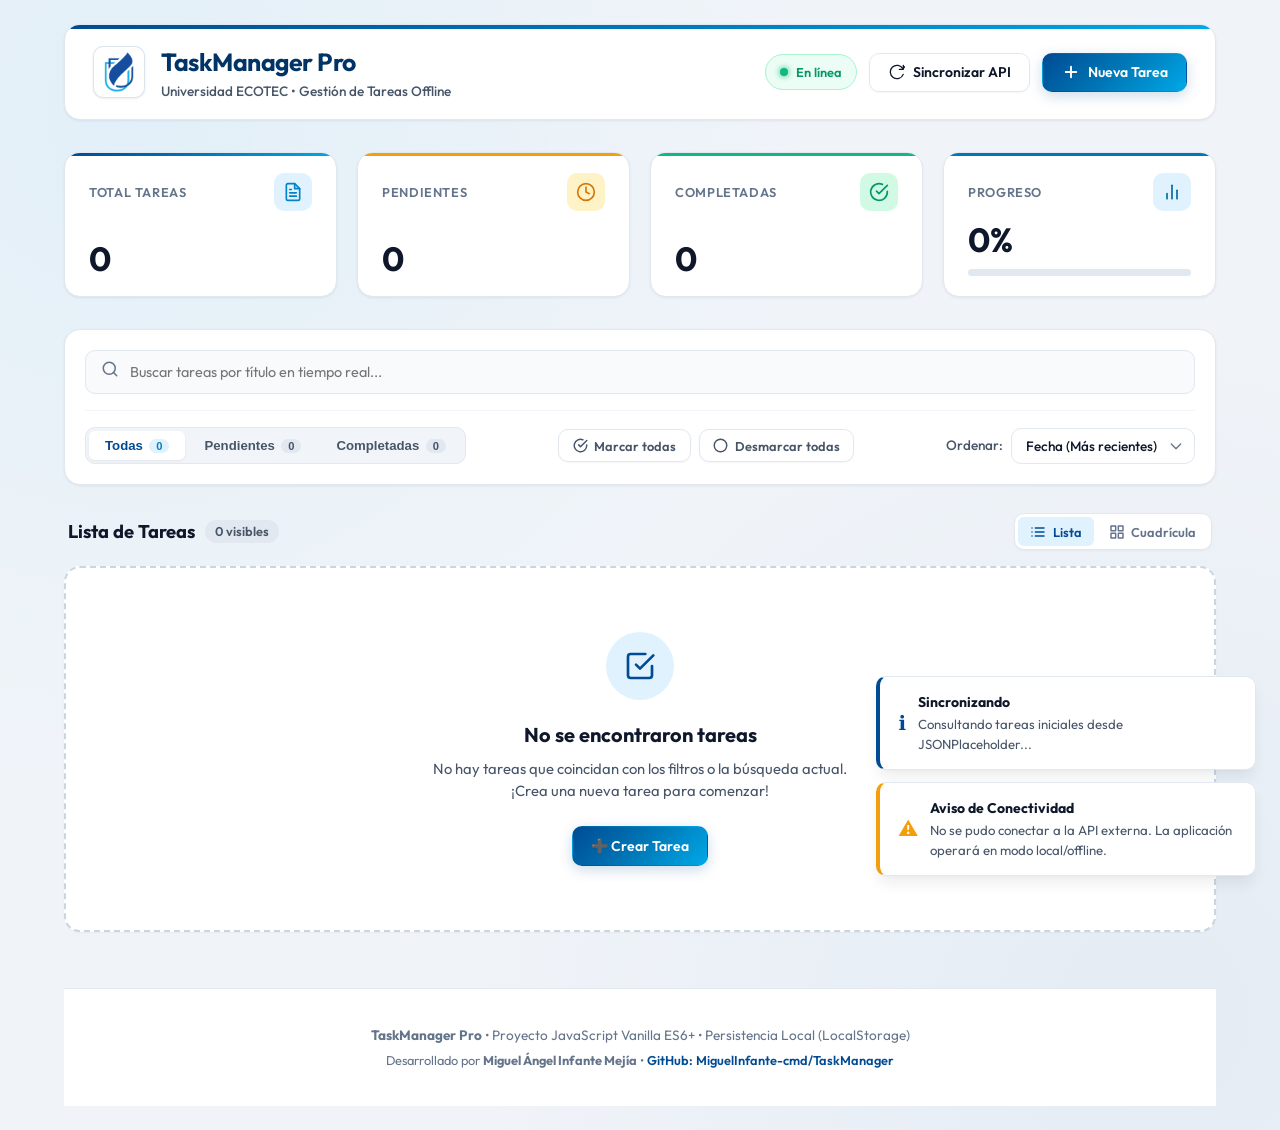
<file: index.html>
<!DOCTYPE html>
<html lang="es">
<head>
  <meta charset="UTF-8">
  <meta name="viewport" content="width=device-width, initial-scale=1.0">
  <meta name="description" content="TaskManager Pro - Aplicación interactiva de gestión de tareas en JavaScript Vanilla con persistencia offline en LocalStorage y sincronización con API REST.">
  <meta name="author" content="Miguel Ángel Infante Mejía">
  <title>TaskManager Pro | Gestor de Tareas Offline (Vanilla JS)</title>
  
  <!-- Google Fonts Preconnect -->
  <link rel="preconnect" href="https://fonts.googleapis.com">
  <link rel="preconnect" href="https://fonts.gstatic.com" crossorigin>
  <link href="https://fonts.googleapis.com/css2?family=Outfit:wght@400;500;600;700&family=Inter:wght@400;500;600&display=swap" rel="stylesheet">
  
  <!-- CSS Design System -->
  <link rel="stylesheet" href="css/styles.css?v=2.4">
</head>
<body>
  <div class="app-container">
    
    <!-- HEADER -->
    <header class="app-header" role="banner">
      <div class="header-brand">
        <div class="brand-logo-container" title="Universidad ECOTEC">
          <img src="assets/ecotec-logo.png" alt="Logo ECOTEC" class="brand-logo-img">
        </div>
        <div class="brand-text">
          <h1>TaskManager Pro</h1>
          <p>Universidad ECOTEC &bull; Gestión de Tareas Offline</p>
        </div>
      </div>

      <div class="header-actions">
        <!-- Live Connection Status Pill -->
        <div id="connectionStatus" class="status-pill" title="Estado de la conexión a internet">
          <span class="pulse-dot"></span>
          <span id="connectionStatusText">En línea</span>
        </div>

        <!-- Sync API Button -->
        <button id="syncApiBtn" class="btn btn-secondary" title="Importar tareas de prueba desde JSONPlaceholder">
          <svg width="16" height="16" viewBox="0 0 24 24" fill="none" stroke="currentColor" stroke-width="2" stroke-linecap="round" stroke-linejoin="round">
            <path d="M21.5 2v6h-6M21.34 15.57a10 10 0 1 1-.57-8.38l5.67-5.67"/>
          </svg>
          Sincronizar API
        </button>

        <!-- New Task Button -->
        <button id="openNewTaskModalBtn" class="btn btn-primary">
          <svg width="18" height="18" viewBox="0 0 24 24" fill="none" stroke="currentColor" stroke-width="2.5" stroke-linecap="round" stroke-linejoin="round">
            <line x1="12" y1="5" x2="12" y2="19"></line>
            <line x1="5" y1="12" x2="19" y2="12"></line>
          </svg>
          Nueva Tarea
        </button>
      </div>
    </header>

    <!-- MAIN CONTENT -->
    <main>
      <!-- METRICS & DASHBOARD -->
      <section class="dashboard-grid" aria-label="Métricas del sistema">
        <!-- Metric: Total -->
        <article class="metric-card total">
          <div class="metric-header">
            <span class="metric-title">Total Tareas</span>
            <div class="metric-icon" aria-hidden="true">
              <svg width="20" height="20" viewBox="0 0 24 24" fill="none" stroke="currentColor" stroke-width="2" stroke-linecap="round" stroke-linejoin="round">
                <path d="M14 2H6a2 2 0 0 0-2 2v16a2 2 0 0 0 2 2h12a2 2 0 0 0 2-2V8z"></path>
                <polyline points="14 2 14 8 20 8"></polyline>
                <line x1="16" y1="13" x2="8" y2="13"></line>
                <line x1="16" y1="17" x2="8" y2="17"></line>
                <polyline points="10 9 9 9 8 9"></polyline>
              </svg>
            </div>
          </div>
          <div class="metric-value" id="metricTotal">0</div>
        </article>

        <!-- Metric: Pending -->
        <article class="metric-card pending">
          <div class="metric-header">
            <span class="metric-title">Pendientes</span>
            <div class="metric-icon" aria-hidden="true">
              <svg width="20" height="20" viewBox="0 0 24 24" fill="none" stroke="currentColor" stroke-width="2" stroke-linecap="round" stroke-linejoin="round">
                <circle cx="12" cy="12" r="10"></circle>
                <polyline points="12 6 12 12 16 14"></polyline>
              </svg>
            </div>
          </div>
          <div class="metric-value" id="metricPending">0</div>
        </article>

        <!-- Metric: Completed -->
        <article class="metric-card completed">
          <div class="metric-header">
            <span class="metric-title">Completadas</span>
            <div class="metric-icon" aria-hidden="true">
              <svg width="20" height="20" viewBox="0 0 24 24" fill="none" stroke="currentColor" stroke-width="2" stroke-linecap="round" stroke-linejoin="round">
                <path d="M22 11.08V12a10 10 0 1 1-5.93-9.14"></path>
                <polyline points="22 4 12 14.01 9 11.01"></polyline>
              </svg>
            </div>
          </div>
          <div class="metric-value" id="metricCompleted">0</div>
        </article>

        <!-- Metric: Progress Rate -->
        <article class="metric-card rate">
          <div class="metric-header">
            <span class="metric-title">Progreso</span>
            <div class="metric-icon" aria-hidden="true">
              <svg width="20" height="20" viewBox="0 0 24 24" fill="none" stroke="currentColor" stroke-width="2" stroke-linecap="round" stroke-linejoin="round">
                <line x1="18" y1="20" x2="18" y2="10"></line>
                <line x1="12" y1="20" x2="12" y2="4"></line>
                <line x1="6" y1="20" x2="6" y2="14"></line>
              </svg>
            </div>
          </div>
          <div class="metric-value" id="metricRate">0%</div>
          <div class="progress-bar-container">
            <div class="progress-bar-fill" id="metricRateBar"></div>
          </div>
        </article>
      </section>

      <!-- CONTROLS & FILTER BAR -->
      <section class="controls-panel" aria-label="Controles de búsqueda, filtros y orden">
        <div class="controls-row-top">
          <!-- Real-Time Search -->
          <div class="search-box">
            <span class="search-icon" aria-hidden="true">
              <svg width="18" height="18" viewBox="0 0 24 24" fill="none" stroke="currentColor" stroke-width="2" stroke-linecap="round" stroke-linejoin="round">
                <circle cx="11" cy="11" r="8"></circle>
                <line x1="21" y1="21" x2="16.65" y2="16.65"></line>
              </svg>
            </span>
            <input 
              type="text" 
              id="searchInput" 
              class="search-input" 
              placeholder="Buscar tareas por título en tiempo real..."
              autocomplete="off"
            >
            <button id="searchClearBtn" class="search-clear" title="Limpiar búsqueda" aria-label="Limpiar búsqueda">✕</button>
          </div>
        </div>

        <div class="controls-row-bottom">
          <!-- Filter Buttons -->
          <div class="filter-group" role="group" aria-label="Filtro por estado de tarea">
            <button class="filter-btn active" data-filter="all">
              Todas <span class="filter-badge" id="badgeAll">0</span>
            </button>
            <button class="filter-btn" data-filter="pending">
              Pendientes <span class="filter-badge" id="badgePending">0</span>
            </button>
            <button class="filter-btn" data-filter="completed">
              Completadas <span class="filter-badge" id="badgeCompleted">0</span>
            </button>
          </div>

          <!-- Bulk Actions: Marcar / Desmarcar todas -->
          <div class="bulk-actions-group" role="group" aria-label="Acciones masivas de tareas">
            <button type="button" id="markAllBtn" class="btn-bulk" title="Marcar todas las tareas como completadas">
              <svg width="15" height="15" viewBox="0 0 24 24" fill="none" stroke="currentColor" stroke-width="2.3" stroke-linecap="round" stroke-linejoin="round">
                <path d="M22 11.08V12a10 10 0 1 1-5.93-9.14"></path>
                <polyline points="22 4 12 14.01 9 11.01"></polyline>
              </svg>
              <span>Marcar todas</span>
            </button>
            <button type="button" id="unmarkAllBtn" class="btn-bulk" title="Desmarcar todas las tareas (pasar a pendientes)">
              <svg width="15" height="15" viewBox="0 0 24 24" fill="none" stroke="currentColor" stroke-width="2.3" stroke-linecap="round" stroke-linejoin="round">
                <circle cx="12" cy="12" r="10"></circle>
              </svg>
              <span>Desmarcar todas</span>
            </button>
          </div>

          <!-- Sort Dropdown -->
          <div class="sort-group">
            <label for="sortSelect" class="sort-label">Ordenar:</label>
            <select id="sortSelect" class="custom-select">
              <option value="date-desc">Fecha (Más recientes)</option>
              <option value="date-asc">Fecha (Más antiguas)</option>
              <option value="priority-desc">Prioridad (Alta a Baja)</option>
              <option value="priority-asc">Prioridad (Baja a Alta)</option>
              <option value="title-asc">Título (A - Z)</option>
            </select>
          </div>
        </div>
      </section>

      <!-- TASK LIST SECTION -->
      <section class="tasks-section" aria-label="Lista de tareas">
        <div class="tasks-section-header">
          <h2 class="tasks-section-title">
            Lista de Tareas
            <span class="tasks-count-pill" id="visibleTasksCount">0 visibles</span>
          </h2>

          <!-- View Switcher (Lista / Cuadrícula) -->
          <div class="view-switcher" role="group" aria-label="Cambiar vista de tareas">
            <button id="viewListBtn" class="view-btn active" title="Vista en Lista" aria-label="Vista en Lista">
              <svg width="16" height="16" viewBox="0 0 24 24" fill="none" stroke="currentColor" stroke-width="2.2" stroke-linecap="round" stroke-linejoin="round">
                <line x1="8" y1="6" x2="21" y2="6"></line>
                <line x1="8" y1="12" x2="21" y2="12"></line>
                <line x1="8" y1="18" x2="21" y2="18"></line>
                <line x1="3" y1="6" x2="3.01" y2="6"></line>
                <line x1="3" y1="12" x2="3.01" y2="12"></line>
                <line x1="3" y1="18" x2="3.01" y2="18"></line>
              </svg>
              <span>Lista</span>
            </button>
            <button id="viewGridBtn" class="view-btn" title="Vista en Cuadrícula" aria-label="Vista en Cuadrícula">
              <svg width="16" height="16" viewBox="0 0 24 24" fill="none" stroke="currentColor" stroke-width="2.2" stroke-linecap="round" stroke-linejoin="round">
                <rect x="3" y="3" width="7" height="7"></rect>
                <rect x="14" y="3" width="7" height="7"></rect>
                <rect x="14" y="14" width="7" height="7"></rect>
                <rect x="3" y="14" width="7" height="7"></rect>
              </svg>
              <span>Cuadrícula</span>
            </button>
          </div>
        </div>

        <!-- Container for task items -->
        <div id="tasksList" class="tasks-list view-list">
          <!-- Generated dynamically via JS -->
        </div>

        <!-- Empty State (shown when no tasks match) -->
        <div id="emptyState" class="empty-state" style="display: none;">
          <div class="empty-state-icon" aria-hidden="true">
            <svg width="32" height="32" viewBox="0 0 24 24" fill="none" stroke="currentColor" stroke-width="2" stroke-linecap="round" stroke-linejoin="round">
              <path d="M9 11l3 3L22 4"></path>
              <path d="M21 12v7a2 2 0 0 1-2 2H5a2 2 0 0 1-2-2V5a2 2 0 0 1 2-2h11"></path>
            </svg>
          </div>
          <h3>No se encontraron tareas</h3>
          <p id="emptyStateMessage">No hay tareas que coincidan con los filtros o la búsqueda actual. ¡Crea una nueva tarea para comenzar!</p>
          <button id="emptyStateCreateBtn" class="btn btn-primary">➕ Crear Tarea</button>
        </div>
      </section>
    </main>

    <!-- FOOTER -->
    <footer class="app-footer" role="contentinfo">
      <p>
        <strong>TaskManager Pro</strong> &bull; Proyecto JavaScript Vanilla ES6+ &bull; Persistencia Local (LocalStorage)
      </p>
      <p style="margin-top: 0.35rem; font-size: 0.8rem;">
        Desarrollado por <strong>Miguel Ángel Infante Mejía</strong> &bull; 
        <a href="https://github.com/MiguelInfante-cmd/TaskManager" target="_blank" rel="noopener">GitHub: MiguelInfante-cmd/TaskManager</a>
      </p>
    </footer>
  </div>

  <!-- ==========================================================================
       MODAL: CREAR / EDITAR TAREA
       ========================================================================== -->
  <div id="taskModal" class="modal-overlay" aria-hidden="true" role="dialog" aria-labelledby="modalTitle">
    <div class="modal-container">
      <div class="modal-header">
        <h3 id="modalTitle" class="modal-title">Nueva Tarea</h3>
        <button id="closeModalBtn" class="modal-close" aria-label="Cerrar modal">✕</button>
      </div>
      
      <form id="taskForm" novalidate>
        <div class="modal-body">
          <input type="hidden" id="taskId">

          <!-- Title Input -->
          <div class="form-group">
            <label for="taskTitleInput" class="form-label">
              Título de la Tarea <span class="required-dot">*</span>
            </label>
            <input 
              type="text" 
              id="taskTitleInput" 
              class="form-input" 
              placeholder="Ej. Revisar documentación del proyecto..."
              required
              maxlength="120"
            >
            <div id="titleValidationFeedback" class="validation-feedback">
              Por favor ingrese un título válido (mínimo 3 caracteres). No se permiten campos vacíos.
            </div>
          </div>

          <!-- Description Input -->
          <div class="form-group">
            <label for="taskDescInput" class="form-label">Descripción (Opcional)</label>
            <textarea 
              id="taskDescInput" 
              class="form-textarea" 
              rows="3" 
              placeholder="Detalles adicionales sobre la tarea..."
              maxlength="300"
            ></textarea>
          </div>

          <!-- Priority Select -->
          <div class="form-group">
            <label for="taskPrioritySelect" class="form-label">Nivel de Prioridad</label>
            <select id="taskPrioritySelect" class="form-select">
              <option value="Alta">🔴 Alta</option>
              <option value="Media" selected>🟡 Media</option>
              <option value="Baja">🟢 Baja</option>
            </select>
          </div>
        </div>

        <div class="modal-footer">
          <button type="button" id="cancelModalBtn" class="btn btn-secondary">Cancelar</button>
          <button type="submit" id="saveTaskBtn" class="btn btn-primary">Guardar Tarea</button>
        </div>
      </form>
    </div>
  </div>

  <!-- ==========================================================================
       MODAL: CONFIRMAR ELIMINACIÓN
       ========================================================================== -->
  <div id="deleteModal" class="modal-overlay" aria-hidden="true" role="dialog">
    <div class="modal-container" style="max-width: 420px;">
      <div class="modal-header">
        <h3 class="modal-title" style="color: #ef4444;">Eliminar Tarea</h3>
        <button id="closeDeleteModalBtn" class="modal-close">✕</button>
      </div>
      <div class="modal-body">
        <p style="color: var(--text-secondary); font-size: 0.95rem;">
          ¿Estás seguro de que deseas eliminar permanentemente esta tarea? Esta acción no se puede deshacer.
        </p>
        <p id="deleteTaskTitlePreview" style="margin-top: 0.75rem; font-weight: 600; color: var(--text-primary); word-break: break-word;"></p>
      </div>
      <div class="modal-footer">
        <button id="cancelDeleteBtn" class="btn btn-secondary">Cancelar</button>
        <button id="confirmDeleteBtn" class="btn btn-danger">Eliminar</button>
      </div>
    </div>
  </div>

  <!-- ==========================================================================
       TOAST CONTAINER
       ========================================================================== -->
  <div id="toastContainer" class="toast-container" aria-live="polite"></div>

  <!-- APPLICATION ENTRY POINT (ES6 MODULES) -->
  <script type="module" src="js/app.js?v=2.4"></script>
</body>
</html>
</file>
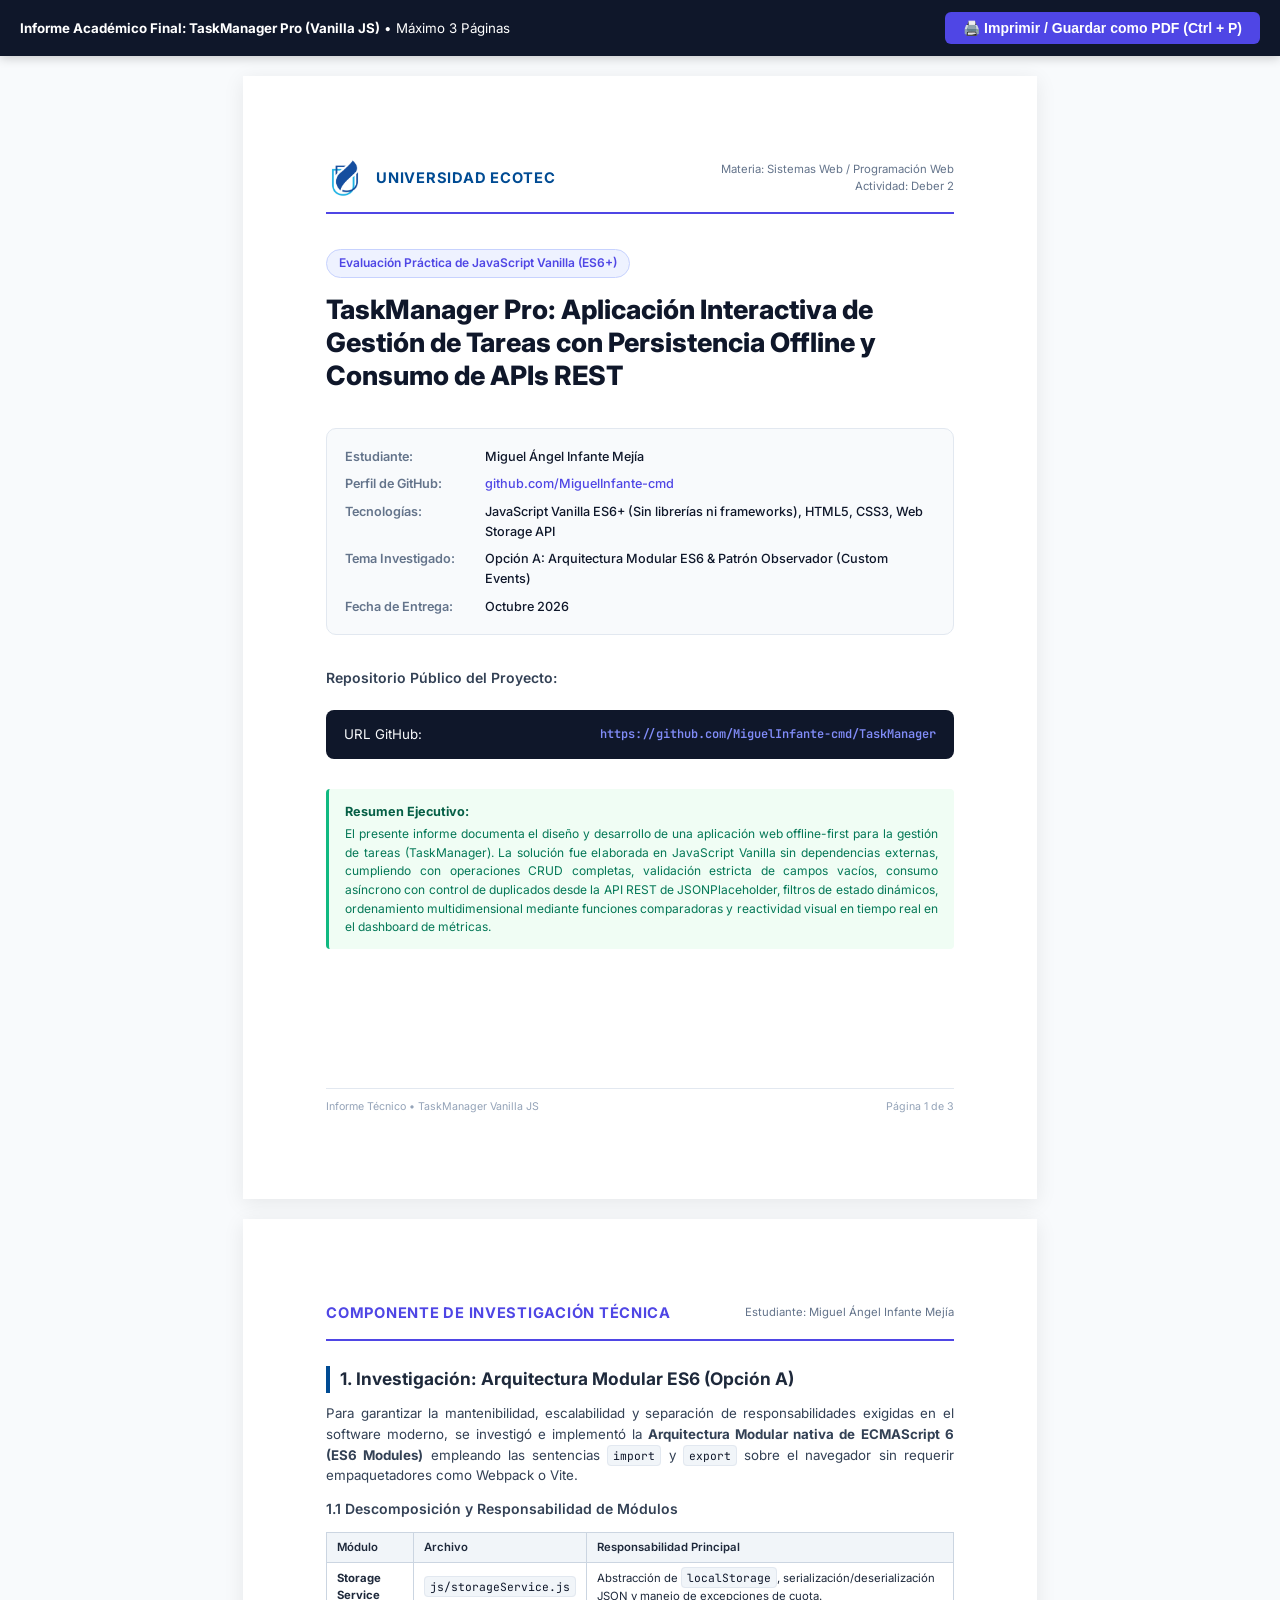
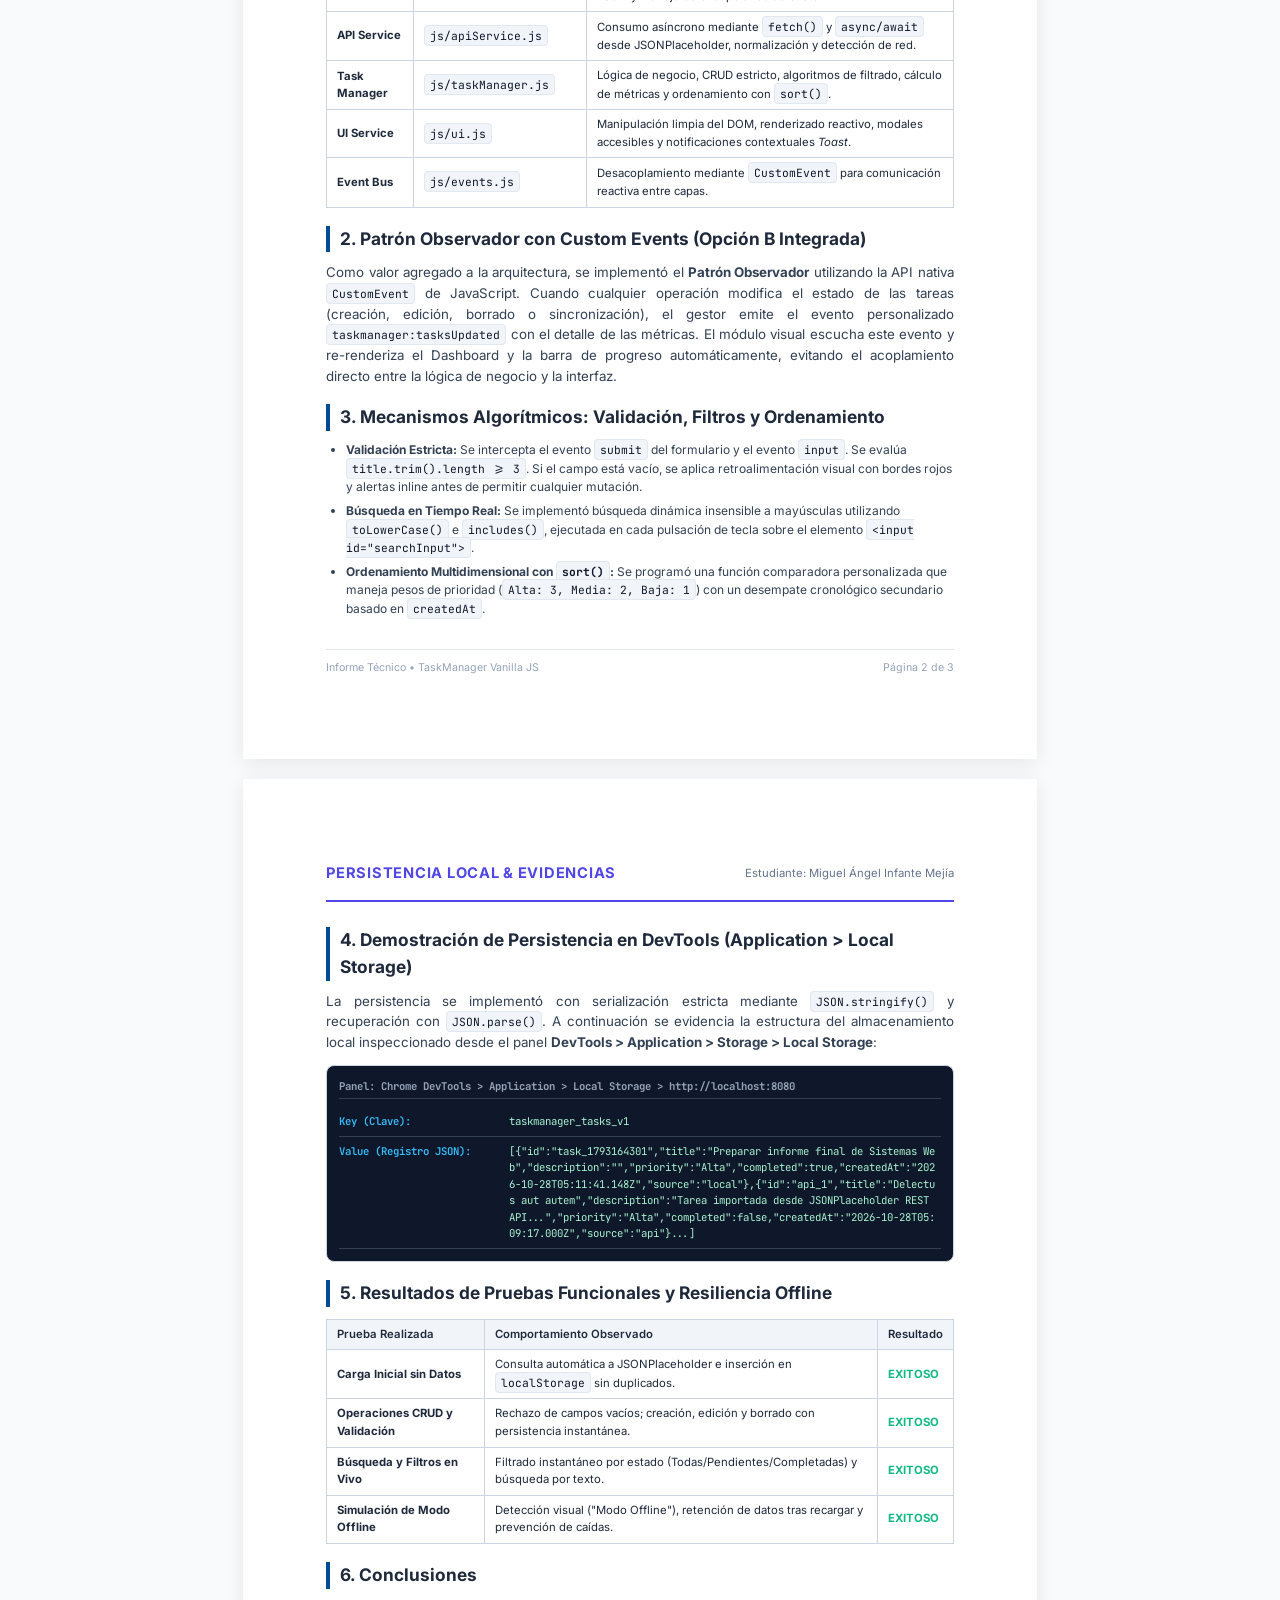
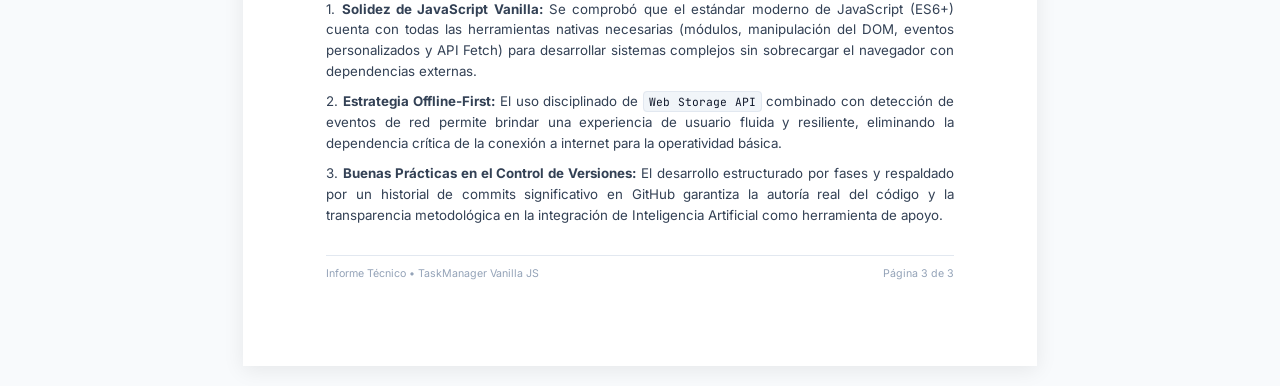
<file: INFORME_FINAL.html>
<!DOCTYPE html>
<html lang="es">

<head>
  <meta charset="UTF-8">
  <title>Informe Final - TaskManager Vanilla JS (Miguel Ángel Infante Mejía)</title>
  <style>
    @import url('https://fonts.googleapis.com/css2?family=Inter:wght@300;400;500;600;700;800&family=JetBrains+Mono:wght@400;500&display=swap');

    @page {
      size: A4;
      margin: 15mm 20mm;
    }

    * {
      box-sizing: border-box;
      margin: 0;
      padding: 0;
    }

    body {
      font-family: 'Inter', sans-serif;
      color: #1e293b;
      background: #f8fafc;
      line-height: 1.55;
      font-size: 10pt;
    }

    .page {
      background: #ffffff;
      width: 210mm;
      min-height: 297mm;
      margin: 20px auto;
      padding: 22mm 22mm;
      box-shadow: 0 4px 20px rgba(0, 0, 0, 0.08);
      position: relative;
      page-break-after: always;
      break-after: page;
      display: flex;
      flex-direction: column;
      justify-content: space-between;
    }

    @media print {
      body {
        background: transparent;
      }

      .page {
        margin: 0;
        box-shadow: none;
        width: 100%;
        min-height: 100%;
        padding: 0;
      }

      .no-print {
        display: none !important;
      }
    }

    /* Print toolbar */
    .print-bar {
      position: sticky;
      top: 0;
      background: #0f172a;
      color: #fff;
      padding: 12px 20px;
      display: flex;
      align-items: center;
      justify-content: space-between;
      z-index: 999;
      box-shadow: 0 2px 10px rgba(0, 0, 0, 0.2);
    }

    .btn-print {
      background: #4f46e5;
      color: #fff;
      border: none;
      padding: 8px 18px;
      font-size: 14px;
      font-weight: 600;
      border-radius: 6px;
      cursor: pointer;
      display: inline-flex;
      align-items: center;
      gap: 8px;
    }

    .btn-print:hover {
      background: #4338ca;
    }

    /* Typography & Layout */
    .header-bar {
      border-bottom: 2px solid #4f46e5;
      padding-bottom: 15px;
      margin-bottom: 25px;
      display: flex;
      align-items: center;
      justify-content: space-between;
    }

    .institution-name {
      font-size: 11pt;
      font-weight: 700;
      color: #4f46e5;
      letter-spacing: 0.05em;
      text-transform: uppercase;
    }

    .doc-meta {
      font-size: 8.5pt;
      color: #64748b;
      text-align: right;
    }

    .page-footer {
      border-top: 1px solid #e2e8f0;
      padding-top: 10px;
      margin-top: 20px;
      display: flex;
      justify-content: space-between;
      font-size: 8pt;
      color: #94a3b8;
    }

    h1.main-title {
      font-size: 20pt;
      font-weight: 800;
      color: #0f172a;
      line-height: 1.25;
      margin-bottom: 15px;
    }

    h2.section-title {
      font-size: 13pt;
      font-weight: 700;
      color: #1e293b;
      border-left: 4px solid #004b93;
      padding-left: 10px;
      margin: 18px 0 10px 0;
    }

    h3.sub-title {
      font-size: 10.5pt;
      font-weight: 600;
      color: #334155;
      margin: 12px 0 6px 0;
    }

    p {
      margin-bottom: 10px;
      color: #334155;
      text-align: justify;
    }

    /* Cover Styling */
    .cover-container {
      display: flex;
      flex-direction: column;
      justify-content: center;
      flex: 1;
      padding: 10px 0;
    }

    .cover-badge {
      display: inline-block;
      background: #eef2ff;
      color: #4f46e5;
      font-size: 9pt;
      font-weight: 600;
      padding: 4px 12px;
      border-radius: 9999px;
      margin-bottom: 15px;
      width: fit-content;
      border: 1px solid #c7d2fe;
    }

    .cover-card {
      background: #f8fafc;
      border: 1px solid #e2e8f0;
      border-radius: 10px;
      padding: 18px;
      margin: 20px 0;
    }

    .meta-grid {
      display: grid;
      grid-template-columns: 140px 1fr;
      row-gap: 8px;
      font-size: 9.5pt;
    }

    .meta-label {
      font-weight: 600;
      color: #64748b;
    }

    .meta-value {
      font-weight: 500;
      color: #0f172a;
    }

    .repo-box {
      background: #0f172a;
      color: #f8fafc;
      padding: 14px 18px;
      border-radius: 8px;
      margin: 15px 0;
      display: flex;
      align-items: center;
      justify-content: space-between;
      word-break: break-all;
    }

    .repo-box a {
      color: #818cf8;
      text-decoration: none;
      font-weight: 600;
      font-family: 'JetBrains Mono', monospace;
      font-size: 9pt;
    }

    .executive-summary {
      background: #fff;
      border-left: 3px solid #10b981;
      padding: 12px 16px;
      border-radius: 4px;
      background: #f0fdf4;
      margin-top: 15px;
    }

    /* Content styling */
    .badge-code {
      font-family: 'JetBrains Mono', monospace;
      background: #f1f5f9;
      color: #0f172a;
      padding: 2px 5px;
      border-radius: 4px;
      font-size: 8.5pt;
      border: 1px solid #e2e8f0;
    }

    table.data-table {
      width: 100%;
      border-collapse: collapse;
      margin: 12px 0;
      font-size: 8.5pt;
    }

    table.data-table th,
    table.data-table td {
      border: 1px solid #cbd5e1;
      padding: 6px 10px;
      text-align: left;
    }

    table.data-table th {
      background: #f1f5f9;
      font-weight: 600;
      color: #1e293b;
    }

    .screenshot-box {
      border: 1px solid #cbd5e1;
      border-radius: 8px;
      overflow: hidden;
      margin: 12px 0;
      background: #0f172a;
      color: #f8fafc;
      padding: 12px;
      font-family: 'JetBrains Mono', monospace;
      font-size: 8pt;
    }

    .storage-key-row {
      display: flex;
      gap: 10px;
      border-bottom: 1px solid #334155;
      padding: 6px 0;
    }

    .storage-key-name {
      color: #38bdf8;
      font-weight: 600;
      min-width: 160px;
    }

    .storage-key-val {
      color: #a7f3d0;
      word-break: break-all;
    }
  </style>
</head>

<body>

  <!-- Print action banner (hidden on paper) -->
  <div class="print-bar no-print">
    <div>
      <strong>Informe Académico Final: TaskManager Pro (Vanilla JS)</strong> &bull; Máximo 3 Páginas
    </div>
    <button class="btn-print" onclick="window.print()">
      🖨️ Imprimir / Guardar como PDF (Ctrl + P)
    </button>
  </div>

  <!-- ==========================================================================
       PÁGINA 1: PORTADA Y FICHA TÉCNICA
       ========================================================================== -->
  <div class="page">
    <div>
      <div class="header-bar">
        <div style="display: flex; align-items: center; gap: 12px;">
          <img src="assets/ecotec-logo.png" alt="Logo ECOTEC" style="height: 38px; width: auto; object-fit: contain;">
          <span class="institution-name" style="color: #004b93;">Universidad ECOTEC</span>
        </div>
        <span class="doc-meta">Materia: Sistemas Web / Programación Web<br>Actividad: Deber 2</span>
      </div>

      <div class="cover-container">
        <span class="cover-badge">Evaluación Práctica de JavaScript Vanilla (ES6+)</span>

        <h1 class="main-title">
          TaskManager Pro: Aplicación Interactiva de Gestión de Tareas con Persistencia Offline y Consumo de APIs REST
        </h1>

        <div class="cover-card">
          <div class="meta-grid">
            <span class="meta-label">Estudiante:</span>
            <span class="meta-value">Miguel Ángel Infante Mejía</span>

            <span class="meta-label">Perfil de GitHub:</span>
            <span class="meta-value"><a href="https://github.com/MiguelInfante-cmd" target="_blank"
                style="color: #4f46e5; text-decoration: none;">github.com/MiguelInfante-cmd</a></span>

            <span class="meta-label">Tecnologías:</span>
            <span class="meta-value">JavaScript Vanilla ES6+ (Sin librerías ni frameworks), HTML5, CSS3, Web Storage
              API</span>

            <span class="meta-label">Tema Investigado:</span>
            <span class="meta-value">Opción A: Arquitectura Modular ES6 & Patrón Observador (Custom Events)</span>

            <span class="meta-label">Fecha de Entrega:</span>
            <span class="meta-value">Octubre 2026</span>
          </div>
        </div>

        <h3 class="sub-title">Repositorio Público del Proyecto:</h3>
        <div class="repo-box">
          <span>URL GitHub:</span>
          <a href="https://github.com/MiguelInfante-cmd/TaskManager" target="_blank">
            https://github.com/MiguelInfante-cmd/TaskManager
          </a>
        </div>

        <div class="executive-summary">
          <strong style="color: #065f46; font-size: 9.5pt;">Resumen Ejecutivo:</strong>
          <p style="font-size: 9pt; margin: 4px 0 0 0; color: #047857;">
            El presente informe documenta el diseño y desarrollo de una aplicación web offline-first para la gestión de
            tareas (TaskManager). La solución fue elaborada en JavaScript Vanilla sin dependencias externas, cumpliendo
            con operaciones CRUD completas, validación estricta de campos vacíos, consumo asíncrono con control de
            duplicados desde la API REST de JSONPlaceholder, filtros de estado dinámicos, ordenamiento multidimensional
            mediante funciones comparadoras y reactividad visual en tiempo real en el dashboard de métricas.
          </p>
        </div>
      </div>
    </div>

    <div class="page-footer">
      <span>Informe Técnico &bull; TaskManager Vanilla JS</span>
      <span>Página 1 de 3</span>
    </div>
  </div>

  <!-- ==========================================================================
       PÁGINA 2: COMPONENTE DE INVESTIGACIÓN TÉCNICA Y ARQUITECTURA
       ========================================================================== -->
  <div class="page">
    <div>
      <div class="header-bar">
        <span class="institution-name">Componente de Investigación Técnica</span>
        <span class="doc-meta">Estudiante: Miguel Ángel Infante Mejía</span>
      </div>

      <h2 class="section-title">1. Investigación: Arquitectura Modular ES6 (Opción A)</h2>
      <p>
        Para garantizar la mantenibilidad, escalabilidad y separación de responsabilidades exigidas en el software
        moderno, se investigó e implementó la <strong>Arquitectura Modular nativa de ECMAScript 6 (ES6 Modules)</strong>
        empleando las sentencias <span class="badge-code">import</span> y <span class="badge-code">export</span> sobre
        el navegador sin requerir empaquetadores como Webpack o Vite.
      </p>

      <h3 class="sub-title">1.1 Descomposición y Responsabilidad de Módulos</h3>
      <table class="data-table">
        <thead>
          <tr>
            <th>Módulo</th>
            <th>Archivo</th>
            <th>Responsabilidad Principal</th>
          </tr>
        </thead>
        <tbody>
          <tr>
            <td><strong>Storage Service</strong></td>
            <td><span class="badge-code">js/storageService.js</span></td>
            <td>Abstracción de <span class="badge-code">localStorage</span>, serialización/deserialización JSON y manejo
              de excepciones de cuota.</td>
          </tr>
          <tr>
            <td><strong>API Service</strong></td>
            <td><span class="badge-code">js/apiService.js</span></td>
            <td>Consumo asíncrono mediante <span class="badge-code">fetch()</span> y <span
                class="badge-code">async/await</span> desde JSONPlaceholder, normalización y detección de red.</td>
          </tr>
          <tr>
            <td><strong>Task Manager</strong></td>
            <td><span class="badge-code">js/taskManager.js</span></td>
            <td>Lógica de negocio, CRUD estricto, algoritmos de filtrado, cálculo de métricas y ordenamiento con <span
                class="badge-code">sort()</span>.</td>
          </tr>
          <tr>
            <td><strong>UI Service</strong></td>
            <td><span class="badge-code">js/ui.js</span></td>
            <td>Manipulación limpia del DOM, renderizado reactivo, modales accesibles y notificaciones contextuales
              <em>Toast</em>.</td>
          </tr>
          <tr>
            <td><strong>Event Bus</strong></td>
            <td><span class="badge-code">js/events.js</span></td>
            <td>Desacoplamiento mediante <span class="badge-code">CustomEvent</span> para comunicación reactiva entre
              capas.</td>
          </tr>
        </tbody>
      </table>

      <h2 class="section-title">2. Patrón Observador con Custom Events (Opción B Integrada)</h2>
      <p>
        Como valor agregado a la arquitectura, se implementó el <strong>Patrón Observador</strong> utilizando la API
        nativa <span class="badge-code">CustomEvent</span> de JavaScript. Cuando cualquier operación modifica el estado
        de las tareas (creación, edición, borrado o sincronización), el gestor emite el evento personalizado <span
          class="badge-code">taskmanager:tasksUpdated</span> con el detalle de las métricas. El módulo visual escucha
        este evento y re-renderiza el Dashboard y la barra de progreso automáticamente, evitando el acoplamiento directo
        entre la lógica de negocio y la interfaz.
      </p>

      <h2 class="section-title">3. Mecanismos Algorítmicos: Validación, Filtros y Ordenamiento</h2>
      <ul style="padding-left: 20px; font-size: 9pt; color: #334155; margin-bottom: 10px;">
        <li style="margin-bottom: 5px;">
          <strong>Validación Estricta:</strong> Se intercepta el evento <span class="badge-code">submit</span> del
          formulario y el evento <span class="badge-code">input</span>. Se evalúa <span
            class="badge-code">title.trim().length >= 3</span>. Si el campo está vacío, se aplica retroalimentación
          visual con bordes rojos y alertas inline antes de permitir cualquier mutación.
        </li>
        <li style="margin-bottom: 5px;">
          <strong>Búsqueda en Tiempo Real:</strong> Se implementó búsqueda dinámica insensible a mayúsculas utilizando
          <span class="badge-code">toLowerCase()</span> e <span class="badge-code">includes()</span>, ejecutada en cada
          pulsación de tecla sobre el elemento <span class="badge-code">&lt;input id="searchInput"&gt;</span>.
        </li>
        <li>
          <strong>Ordenamiento Multidimensional con <span class="badge-code">sort()</span>:</strong> Se programó una
          función comparadora personalizada que maneja pesos de prioridad (<span class="badge-code">Alta: 3, Media: 2,
            Baja: 1</span>) con un desempate cronológico secundario basado en <span class="badge-code">createdAt</span>.
        </li>
      </ul>
    </div>

    <div class="page-footer">
      <span>Informe Técnico &bull; TaskManager Vanilla JS</span>
      <span>Página 2 de 3</span>
    </div>
  </div>

  <!-- ==========================================================================
       PÁGINA 3: PERSISTENCIA, PRUEBAS Y CONCLUSIONES
       ========================================================================== -->
  <div class="page">
    <div>
      <div class="header-bar">
        <span class="institution-name">Persistencia Local & Evidencias</span>
        <span class="doc-meta">Estudiante: Miguel Ángel Infante Mejía</span>
      </div>

      <h2 class="section-title">4. Demostración de Persistencia en DevTools (Application > Local Storage)</h2>
      <p>
        La persistencia se implementó con serialización estricta mediante <span
          class="badge-code">JSON.stringify()</span> y recuperación con <span class="badge-code">JSON.parse()</span>. A
        continuación se evidencia la estructura del almacenamiento local inspeccionado desde el panel <strong>DevTools >
          Application > Storage > Local Storage</strong>:
      </p>

      <div class="screenshot-box">
        <div style="color: #94a3b8; margin-bottom: 8px; border-bottom: 1px solid #334155; padding-bottom: 4px;">
          <strong>Panel: Chrome DevTools &gt; Application &gt; Local Storage &gt; http://localhost:8080</strong>
        </div>
        <div class="storage-key-row">
          <span class="storage-key-name">Key (Clave):</span>
          <span class="storage-key-val">taskmanager_tasks_v1</span>
        </div>
        <div class="storage-key-row">
          <span class="storage-key-name">Value (Registro JSON):</span>
          <span class="storage-key-val">[{"id":"task_1793164301","title":"Preparar informe final de Sistemas
            Web","description":"","priority":"Alta","completed":true,"createdAt":"2026-10-28T05:11:41.148Z","source":"local"},{"id":"api_1","title":"Delectus
            aut autem","description":"Tarea importada desde JSONPlaceholder REST
            API...","priority":"Alta","completed":false,"createdAt":"2026-10-28T05:09:17.000Z","source":"api"}...]</span>
        </div>
      </div>

      <h2 class="section-title">5. Resultados de Pruebas Funcionales y Resiliencia Offline</h2>
      <table class="data-table">
        <thead>
          <tr>
            <th>Prueba Realizada</th>
            <th>Comportamiento Observado</th>
            <th>Resultado</th>
          </tr>
        </thead>
        <tbody>
          <tr>
            <td><strong>Carga Inicial sin Datos</strong></td>
            <td>Consulta automática a JSONPlaceholder e inserción en <span class="badge-code">localStorage</span> sin
              duplicados.</td>
            <td style="color: #10b981; font-weight: 700;">EXITOSO</td>
          </tr>
          <tr>
            <td><strong>Operaciones CRUD y Validación</strong></td>
            <td>Rechazo de campos vacíos; creación, edición y borrado con persistencia instantánea.</td>
            <td style="color: #10b981; font-weight: 700;">EXITOSO</td>
          </tr>
          <tr>
            <td><strong>Búsqueda y Filtros en Vivo</strong></td>
            <td>Filtrado instantáneo por estado (Todas/Pendientes/Completadas) y búsqueda por texto.</td>
            <td style="color: #10b981; font-weight: 700;">EXITOSO</td>
          </tr>
          <tr>
            <td><strong>Simulación de Modo Offline</strong></td>
            <td>Detección visual ("Modo Offline"), retención de datos tras recargar y prevención de caídas.</td>
            <td style="color: #10b981; font-weight: 700;">EXITOSO</td>
          </tr>
        </tbody>
      </table>

      <h2 class="section-title">6. Conclusiones</h2>
      <p>
        1. <strong>Solidez de JavaScript Vanilla:</strong> Se comprobó que el estándar moderno de JavaScript (ES6+)
        cuenta con todas las herramientas nativas necesarias (módulos, manipulación del DOM, eventos personalizados y
        API Fetch) para desarrollar sistemas complejos sin sobrecargar el navegador con dependencias externas.
      </p>
      <p>
        2. <strong>Estrategia Offline-First:</strong> El uso disciplinado de <span class="badge-code">Web Storage
          API</span> combinado con detección de eventos de red permite brindar una experiencia de usuario fluida y
        resiliente, eliminando la dependencia crítica de la conexión a internet para la operatividad básica.
      </p>
      <p>
        3. <strong>Buenas Prácticas en el Control de Versiones:</strong> El desarrollo estructurado por fases y
        respaldado por un historial de commits significativo en GitHub garantiza la autoría real del código y la
        transparencia metodológica en la integración de Inteligencia Artificial como herramienta de apoyo.
      </p>
    </div>

    <div class="page-footer">
      <span>Informe Técnico &bull; TaskManager Vanilla JS</span>
      <span>Página 3 de 3</span>
    </div>
  </div>

</body>

</html>
</file>
<file: css/styles.css>
/* ==========================================================================
   TASKMANAGER PRO - ECOTEC EDITION (LIGHT THEME & MODERN DESIGN SYSTEM)
   Desarrollado para: Universidad ECOTEC / UG
   Autor: Miguel Ángel Infante Mejía
   Paleta: Colores Institucionales ECOTEC (Azul Royal, Cyan Vivo, Blanco y Pizarra)
   ========================================================================== */

:root {
  /* ECOTEC Institutional Brand Palette */
  --ecotec-blue-deep: #003366;
  --ecotec-blue: #004b93;
  --ecotec-blue-light: #0077b6;
  --ecotec-cyan: #00a8e8;
  --ecotec-cyan-light: #e0f2fe;
  --ecotec-gradient: linear-gradient(135deg, #004b93 0%, #0077b6 50%, #00a8e8 100%);
  --ecotec-gradient-hover: linear-gradient(135deg, #003b75 0%, #005f94 50%, #0096ce 100%);

  /* Light Theme Surfaces */
  --bg-primary: #f0f4f9;
  --bg-secondary: #ffffff;
  --bg-card: #ffffff;
  --bg-card-hover: #f8fafc;
  --bg-input: #ffffff;
  --bg-glass: rgba(255, 255, 255, 0.85);

  /* Borders & Dividers */
  --border-color: #e2e8f0;
  --border-subtle: #edf2f7;
  --border-hover: #93c5fd;
  --border-focus: #0077b6;

  /* Typography Colors */
  --text-primary: #0f172a;
  --text-secondary: #475569;
  --text-muted: #64748b;
  --text-inverse: #ffffff;

  /* Prioridades & Status */
  --priority-high: #ef4444;
  --priority-high-bg: #fee2e2;
  --priority-high-border: #fca5a5;
  --priority-high-text: #b91c1c;

  --priority-medium: #f59e0b;
  --priority-medium-bg: #fef3c7;
  --priority-medium-border: #fcd34d;
  --priority-medium-text: #b45309;

  --priority-low: #10b981;
  --priority-low-bg: #d1fae5;
  --priority-low-border: #6ee7b7;
  --priority-low-text: #047857;

  --status-completed: #10b981;
  --status-pending: #f59e0b;

  /* Shadows */
  --shadow-xs: 0 1px 2px 0 rgba(15, 23, 42, 0.04);
  --shadow-sm: 0 1px 3px 0 rgba(15, 23, 42, 0.06), 0 1px 2px -1px rgba(15, 23, 42, 0.04);
  --shadow-md: 0 4px 6px -1px rgba(15, 23, 42, 0.07), 0 2px 4px -2px rgba(15, 23, 42, 0.05);
  --shadow-lg: 0 10px 15px -3px rgba(15, 23, 42, 0.08), 0 4px 6px -4px rgba(15, 23, 42, 0.04);
  --shadow-glow: 0 4px 14px rgba(0, 75, 147, 0.2);

  /* Fonts */
  --font-family: 'Outfit', 'Inter', system-ui, -apple-system, BlinkMacSystemFont, 'Segoe UI', Roboto, sans-serif;

  /* Transitions */
  --transition-fast: 0.15s ease;
  --transition-normal: 0.25s cubic-bezier(0.4, 0, 0.2, 1);

  /* Radii */
  --radius-sm: 6px;
  --radius-md: 10px;
  --radius-lg: 16px;
  --radius-full: 9999px;
}

/* ==========================================================================
   BASE STYLES
   ========================================================================== */
* {
  margin: 0;
  padding: 0;
  box-sizing: border-box;
}

html {
  font-family: var(--font-family);
  background-color: var(--bg-primary);
  color: var(--text-primary);
  line-height: 1.5;
  scroll-behavior: smooth;
  -webkit-font-smoothing: antialiased;
}

body {
  min-height: 100vh;
  background: 
    radial-gradient(circle at 10% 10%, rgba(0, 168, 232, 0.06) 0%, transparent 45%),
    radial-gradient(circle at 90% 90%, rgba(0, 75, 147, 0.05) 0%, transparent 45%),
    #f0f4f9;
  display: flex;
  flex-direction: column;
}

.app-container {
  max-width: 1200px;
  margin: 0 auto;
  padding: 1.5rem;
  width: 100%;
  flex: 1;
}

/* ==========================================================================
   HEADER
   ========================================================================== */
.app-header {
  display: flex;
  flex-wrap: wrap;
  align-items: center;
  justify-content: space-between;
  gap: 1.25rem;
  padding: 1.15rem 1.75rem;
  background: var(--bg-card);
  border: 1px solid var(--border-color);
  border-radius: var(--radius-lg);
  box-shadow: var(--shadow-sm);
  margin-bottom: 2rem;
  position: relative;
  overflow: hidden;
}

.app-header::after {
  content: '';
  position: absolute;
  top: 0;
  left: 0;
  right: 0;
  height: 4px;
  background: var(--ecotec-gradient);
}

.header-brand {
  display: flex;
  align-items: center;
  gap: 1rem;
}

.brand-logo-container {
  width: 52px;
  height: 52px;
  border-radius: var(--radius-md);
  background: #ffffff;
  display: flex;
  align-items: center;
  justify-content: center;
  padding: 4px;
  border: 1px solid rgba(0, 75, 147, 0.15);
  box-shadow: var(--shadow-sm);
  transition: var(--transition-normal);
}

.brand-logo-container:hover {
  transform: scale(1.04);
  box-shadow: var(--shadow-glow);
  border-color: var(--ecotec-cyan);
}

.brand-logo-img {
  width: 100%;
  height: 100%;
  object-fit: contain;
}

.brand-text h1 {
  font-size: 1.55rem;
  font-weight: 700;
  letter-spacing: -0.02em;
  color: var(--ecotec-blue-deep);
}

.brand-text p {
  font-size: 0.85rem;
  color: var(--text-secondary);
  font-weight: 500;
}

.header-actions {
  display: flex;
  align-items: center;
  flex-wrap: wrap;
  gap: 0.75rem;
}

/* Status Pill */
.status-pill {
  display: inline-flex;
  align-items: center;
  gap: 0.5rem;
  padding: 0.45rem 0.9rem;
  background: #ecfdf5;
  border: 1px solid #a7f3d0;
  border-radius: var(--radius-full);
  font-size: 0.8rem;
  font-weight: 600;
  color: #059669;
  transition: var(--transition-normal);
}

.status-pill .pulse-dot {
  width: 8px;
  height: 8px;
  border-radius: 50%;
  background-color: #10b981;
  box-shadow: 0 0 6px #10b981;
  animation: pulse 2s infinite;
}

.status-pill.offline {
  background: #fffbeb;
  border-color: #fde68a;
  color: #d97706;
}

.status-pill.offline .pulse-dot {
  background-color: #f59e0b;
  box-shadow: 0 0 6px #f59e0b;
}

@keyframes pulse {
  0% { transform: scale(0.95); opacity: 0.8; }
  50% { transform: scale(1.25); opacity: 1; }
  100% { transform: scale(0.95); opacity: 0.8; }
}

/* ==========================================================================
   BUTTONS
   ========================================================================== */
.btn {
  display: inline-flex;
  align-items: center;
  justify-content: center;
  gap: 0.5rem;
  padding: 0.6rem 1.15rem;
  font-size: 0.875rem;
  font-weight: 600;
  font-family: inherit;
  border-radius: var(--radius-md);
  border: 1px solid transparent;
  cursor: pointer;
  transition: var(--transition-normal);
  text-decoration: none;
  white-space: nowrap;
}

.btn:active {
  transform: scale(0.98);
}

.btn-primary {
  background: var(--ecotec-gradient);
  color: #ffffff;
  box-shadow: var(--shadow-glow);
}

.btn-primary:hover {
  background: var(--ecotec-gradient-hover);
  box-shadow: 0 6px 18px rgba(0, 75, 147, 0.3);
  transform: translateY(-1px);
}

.btn-secondary {
  background: #ffffff;
  border-color: var(--border-color);
  color: var(--text-primary);
  box-shadow: var(--shadow-xs);
}

.btn-secondary:hover {
  background: #f8fafc;
  border-color: var(--ecotec-cyan);
  color: var(--ecotec-blue);
}

.btn-danger {
  background: #fee2e2;
  border-color: #fca5a5;
  color: #b91c1c;
}

.btn-danger:hover {
  background: #ef4444;
  color: #ffffff;
  border-color: #ef4444;
}

.btn-icon {
  padding: 0.5rem;
  border-radius: var(--radius-sm);
  background: #f1f5f9;
  color: var(--text-secondary);
  border: 1px solid transparent;
  cursor: pointer;
  transition: var(--transition-fast);
}

.btn-icon:hover {
  color: var(--ecotec-blue);
  background: var(--ecotec-cyan-light);
}

/* ==========================================================================
   METRICS DASHBOARD
   ========================================================================== */
.dashboard-grid {
  display: grid;
  grid-template-columns: repeat(auto-fit, minmax(240px, 1fr));
  gap: 1.25rem;
  margin-bottom: 2rem;
}

.metric-card {
  background: var(--bg-card);
  border: 1px solid var(--border-color);
  border-radius: var(--radius-lg);
  padding: 1.25rem 1.5rem;
  box-shadow: var(--shadow-sm);
  transition: var(--transition-normal);
  display: flex;
  flex-direction: column;
  justify-content: space-between;
  position: relative;
  overflow: hidden;
}

.metric-card:hover {
  transform: translateY(-2px);
  border-color: var(--border-hover);
  box-shadow: var(--shadow-md);
}

.metric-card::before {
  content: '';
  position: absolute;
  top: 0;
  left: 0;
  right: 0;
  height: 3px;
  background: transparent;
}

.metric-card.total::before { background: var(--ecotec-gradient); }
.metric-card.pending::before { background: #f59e0b; }
.metric-card.completed::before { background: #10b981; }
.metric-card.rate::before { background: #0077b6; }

.metric-header {
  display: flex;
  align-items: center;
  justify-content: space-between;
  margin-bottom: 0.75rem;
}

.metric-title {
  font-size: 0.8rem;
  font-weight: 600;
  color: var(--text-muted);
  text-transform: uppercase;
  letter-spacing: 0.05em;
}

.metric-icon {
  width: 38px;
  height: 38px;
  border-radius: var(--radius-md);
  display: flex;
  align-items: center;
  justify-content: center;
  font-size: 1.1rem;
}

.metric-card.total .metric-icon { background: #e0f2fe; color: #0284c7; }
.metric-card.pending .metric-icon { background: #fef3c7; color: #d97706; }
.metric-card.completed .metric-icon { background: #d1fae5; color: #059669; }
.metric-card.rate .metric-icon { background: #e0f2fe; color: #0369a1; }

.metric-value {
  font-size: 2.1rem;
  font-weight: 700;
  color: var(--text-primary);
  line-height: 1;
}

.progress-bar-container {
  margin-top: 0.75rem;
  background: #e2e8f0;
  border-radius: var(--radius-full);
  height: 7px;
  overflow: hidden;
}

.progress-bar-fill {
  height: 100%;
  width: 0%;
  background: var(--ecotec-gradient);
  border-radius: var(--radius-full);
  transition: width 0.5s ease-in-out;
}

/* ==========================================================================
   CONTROLS PANEL
   ========================================================================== */
.controls-panel {
  background: var(--bg-card);
  border: 1px solid var(--border-color);
  border-radius: var(--radius-lg);
  padding: 1.25rem;
  margin-bottom: 1.75rem;
  box-shadow: var(--shadow-sm);
  display: flex;
  flex-direction: column;
  gap: 1rem;
}

.controls-row-top {
  display: flex;
  flex-wrap: wrap;
  gap: 1rem;
  align-items: center;
  justify-content: space-between;
}

.search-box {
  flex: 1;
  min-width: 260px;
  position: relative;
}

.search-icon {
  position: absolute;
  left: 1rem;
  top: 50%;
  transform: translateY(-50%);
  color: var(--text-muted);
  pointer-events: none;
}

.search-input {
  width: 100%;
  padding: 0.75rem 2.5rem 0.75rem 2.75rem;
  background: #f8fafc;
  border: 1px solid var(--border-color);
  border-radius: var(--radius-md);
  color: var(--text-primary);
  font-family: inherit;
  font-size: 0.9rem;
  transition: var(--transition-normal);
}

.search-input:focus {
  outline: none;
  background: #ffffff;
  border-color: var(--ecotec-blue);
  box-shadow: 0 0 0 3px rgba(0, 168, 232, 0.15);
}

.search-clear {
  position: absolute;
  right: 0.75rem;
  top: 50%;
  transform: translateY(-50%);
  background: transparent;
  border: none;
  color: var(--text-muted);
  cursor: pointer;
  padding: 0.25rem;
  border-radius: 50%;
  display: none;
}

.search-clear:hover {
  color: var(--text-primary);
}

.search-input:not(:placeholder-shown) + .search-clear {
  display: block;
}

.controls-row-bottom {
  display: flex;
  flex-wrap: wrap;
  gap: 1rem;
  align-items: center;
  justify-content: space-between;
  border-top: 1px solid #f1f5f9;
  padding-top: 1rem;
}

/* Filter Group */
.filter-group {
  display: inline-flex;
  background: #f1f5f9;
  border: 1px solid var(--border-color);
  border-radius: var(--radius-md);
  padding: 3px;
  gap: 3px;
}

.filter-btn {
  padding: 0.45rem 1rem;
  font-size: 0.825rem;
  font-weight: 600;
  border: none;
  background: transparent;
  color: var(--text-secondary);
  border-radius: var(--radius-sm);
  cursor: pointer;
  transition: var(--transition-fast);
  display: flex;
  align-items: center;
  gap: 0.4rem;
}

.filter-btn:hover {
  color: var(--ecotec-blue);
}

.filter-btn.active {
  background: #ffffff;
  color: var(--ecotec-blue);
  box-shadow: var(--shadow-sm);
}

.filter-badge {
  background: #e2e8f0;
  color: var(--text-secondary);
  padding: 1px 7px;
  border-radius: var(--radius-full);
  font-size: 0.7rem;
  font-weight: 700;
}

.filter-btn.active .filter-badge {
  background: #e0f2fe;
  color: #0284c7;
}

/* Bulk Actions Group */
.bulk-actions-group {
  display: inline-flex;
  gap: 0.5rem;
  align-items: center;
  flex-wrap: wrap;
}

.btn-bulk {
  display: inline-flex;
  align-items: center;
  gap: 0.4rem;
  padding: 0.45rem 0.85rem;
  font-size: 0.8rem;
  font-weight: 600;
  font-family: inherit;
  border-radius: var(--radius-md);
  border: 1px solid var(--border-color);
  background: #ffffff;
  color: var(--text-secondary);
  cursor: pointer;
  transition: var(--transition-fast);
  box-shadow: var(--shadow-xs);
}

.btn-bulk:hover {
  background: #f8fafc;
  transform: translateY(-1px);
}

#markAllBtn:hover {
  border-color: #10b981;
  color: #059669;
  background: #ecfdf5;
  box-shadow: 0 2px 6px rgba(16, 185, 129, 0.15);
}

#unmarkAllBtn:hover {
  border-color: #f59e0b;
  color: #d97706;
  background: #fffbeb;
  box-shadow: 0 2px 6px rgba(245, 158, 11, 0.15);
}

/* Sort Select */
.sort-group {
  display: flex;
  align-items: center;
  gap: 0.5rem;
}

.sort-label {
  font-size: 0.85rem;
  font-weight: 500;
  color: var(--text-secondary);
}

.custom-select {
  padding: 0.5rem 2rem 0.5rem 0.85rem;
  background: #ffffff;
  border: 1px solid var(--border-color);
  border-radius: var(--radius-md);
  color: var(--text-primary);
  font-family: inherit;
  font-size: 0.85rem;
  font-weight: 500;
  cursor: pointer;
  outline: none;
  transition: var(--transition-normal);
  appearance: none;
  background-image: url("data:image/svg+xml,%3Csvg xmlns='http://www.w3.org/2000/svg' fill='none' viewBox='0 0 24 24' stroke='%2364748b'%3E%3Cpath stroke-linecap='round' stroke-linejoin='round' stroke-width='2' d='M19 9l-7 7-7-7'%3E%3C/path%3E%3C/svg%3E");
  background-repeat: no-repeat;
  background-position: right 0.6rem center;
  background-size: 1rem;
}

.custom-select:focus {
  border-color: var(--ecotec-blue);
  box-shadow: 0 0 0 3px rgba(0, 168, 232, 0.15);
}

/* ==========================================================================
   TASK SECTION HEADER & VIEW SWITCHER (LISTA VS CUADRÍCULA)
   ========================================================================== */
.tasks-section-header {
  display: flex;
  align-items: center;
  justify-content: space-between;
  margin-bottom: 1rem;
  padding: 0 0.25rem;
}

.tasks-section-title {
  font-size: 1.15rem;
  font-weight: 700;
  color: var(--text-primary);
  display: flex;
  align-items: center;
  gap: 0.6rem;
}

.tasks-count-pill {
  font-size: 0.8rem;
  background: #e2e8f0;
  color: var(--text-secondary);
  padding: 2px 10px;
  border-radius: var(--radius-full);
  font-weight: 600;
}

/* View Switcher */
.view-switcher {
  display: inline-flex;
  background: #ffffff;
  border: 1px solid var(--border-color);
  border-radius: var(--radius-md);
  padding: 3px;
  box-shadow: var(--shadow-xs);
  gap: 3px;
}

.view-btn {
  display: inline-flex;
  align-items: center;
  gap: 0.4rem;
  padding: 0.4rem 0.75rem;
  font-size: 0.8rem;
  font-weight: 600;
  font-family: inherit;
  border: none;
  background: transparent;
  color: var(--text-muted);
  border-radius: var(--radius-sm);
  cursor: pointer;
  transition: var(--transition-fast);
}

.view-btn:hover {
  color: var(--ecotec-blue);
}

.view-btn.active {
  background: #e0f2fe;
  color: #004b93;
}

/* ==========================================================================
   TASK LIST & GRID LAYOUTS
   ========================================================================== */
.tasks-list {
  transition: all var(--transition-normal);
}

/* 1. Vista en Lista (Default) */
.tasks-list.view-list {
  display: flex;
  flex-direction: column;
  gap: 0.85rem;
}

/* 2. Vista en Cuadrícula (Grid) */
.tasks-list.view-grid {
  display: grid;
  grid-template-columns: repeat(auto-fill, minmax(320px, 1fr));
  gap: 1.25rem;
}

/* ==========================================================================
   TASK ITEM CARD (UNIVERSAL STYLING)
   ========================================================================== */
.task-card {
  background: var(--bg-card);
  border: 1px solid var(--border-color);
  border-left: 5px solid var(--ecotec-blue);
  border-radius: var(--radius-md);
  padding: 1.2rem 1.35rem;
  box-shadow: var(--shadow-sm);
  display: flex;
  gap: 1rem;
  transition: var(--transition-normal);
  position: relative;
}

.task-card:hover {
  background: #ffffff;
  transform: translateY(-2px);
  border-color: #cbd5e1;
  box-shadow: var(--shadow-md);
}

/* Priority Borders */
.task-card.priority-alta {
  border-left-color: var(--priority-high);
}

.task-card.priority-media {
  border-left-color: var(--priority-medium);
}

.task-card.priority-baja {
  border-left-color: var(--priority-low);
}

/* Completed Card State */
.task-card.completed {
  background: #f8fafc;
  opacity: 0.82;
  border-color: #e2e8f0;
}

.task-card.completed .task-title {
  text-decoration: line-through;
  color: var(--text-muted);
}

/* Layout in List Mode */
.tasks-list.view-list .task-card {
  display: flex;
  align-items: flex-start;
  gap: 1.2rem;
  padding: 1.15rem 1.4rem;
}

.tasks-list.view-list .task-top-bar {
  display: flex;
  align-items: center;
  flex-shrink: 0;
  margin-top: 0.15rem;
}

.tasks-list.view-list .task-top-bar .badge-top-bar {
  display: none;
}

.tasks-list.view-list .task-meta .badge-meta-inline {
  display: inline-flex;
}

.tasks-list.view-list .task-content {
  flex: 1;
  min-width: 0;
}

.tasks-list.view-list .task-actions {
  display: flex;
  align-items: center;
  gap: 0.4rem;
  flex-shrink: 0;
}

/* Layout in Grid Mode */
.tasks-list.view-grid .task-card {
  display: flex;
  flex-direction: column;
  justify-content: space-between;
  min-height: 230px;
  padding: 1.25rem 1.4rem;
}

.tasks-list.view-grid .task-top-bar {
  display: flex;
  align-items: center;
  justify-content: space-between;
  width: 100%;
  margin-bottom: 0.85rem;
  padding-bottom: 0.65rem;
  border-bottom: 1px solid #f1f5f9;
}

.tasks-list.view-grid .task-top-bar .badge-top-bar {
  display: inline-flex;
}

.tasks-list.view-grid .task-meta .badge-meta-inline {
  display: none;
}

.tasks-list.view-grid .task-content {
  flex: 1;
  display: flex;
  flex-direction: column;
  margin-bottom: 0.85rem;
}

.tasks-list.view-grid .task-meta {
  margin-top: auto;
  padding-top: 0.75rem;
}

.tasks-list.view-grid .task-actions {
  display: flex;
  align-items: center;
  justify-content: flex-end;
  gap: 0.5rem;
  width: 100%;
  border-top: 1px solid #f1f5f9;
  padding-top: 0.75rem;
  margin-top: auto;
}

/* Checkbox */
.task-checkbox-wrapper {
  display: inline-flex;
  align-items: center;
  justify-content: center;
  cursor: pointer;
  padding: 3px;
  border-radius: var(--radius-sm);
  margin-top: 0.1rem;
  user-select: none;
}

.task-checkbox-wrapper:hover .custom-checkbox {
  border-color: var(--ecotec-cyan);
  box-shadow: 0 0 0 3px rgba(0, 168, 232, 0.15);
}

.custom-checkbox {
  appearance: none;
  width: 22px;
  height: 22px;
  border: 2px solid #cbd5e1;
  border-radius: 6px;
  background: #ffffff;
  cursor: pointer;
  display: grid;
  place-content: center;
  transition: var(--transition-fast);
}

.custom-checkbox:hover {
  border-color: var(--ecotec-cyan);
}

.custom-checkbox::before {
  content: "";
  width: 10px;
  height: 6px;
  border-left: 2px solid #ffffff;
  border-bottom: 2px solid #ffffff;
  transform: rotate(-45deg) scale(0);
  transition: transform 0.15s ease-in-out;
  margin-top: -2px;
}

.custom-checkbox:checked {
  background: var(--status-completed);
  border-color: var(--status-completed);
}

.custom-checkbox:checked::before {
  transform: rotate(-45deg) scale(1);
}

/* Content */
.task-content {
  flex: 1;
  min-width: 0;
}

.task-title {
  font-size: 1.05rem;
  font-weight: 600;
  color: var(--text-primary);
  margin-bottom: 0.35rem;
  word-break: break-word;
  transition: var(--transition-fast);
}

.task-description {
  font-size: 0.875rem;
  color: var(--text-secondary);
  margin-bottom: 0.75rem;
  word-break: break-word;
  display: -webkit-box;
  -webkit-line-clamp: 3;
  -webkit-box-orient: vertical;
  overflow: hidden;
}

.task-meta {
  display: flex;
  flex-wrap: wrap;
  align-items: center;
  gap: 0.6rem;
  font-size: 0.75rem;
}

/* Badges */
.badge {
  display: inline-flex;
  align-items: center;
  gap: 0.3rem;
  padding: 0.25rem 0.65rem;
  border-radius: var(--radius-full);
  font-size: 0.725rem;
  font-weight: 700;
  text-transform: uppercase;
  letter-spacing: 0.04em;
}

.badge-alta {
  background: var(--priority-high-bg);
  color: var(--priority-high-text);
  border: 1px solid var(--priority-high-border);
}

.badge-media {
  background: var(--priority-medium-bg);
  color: var(--priority-medium-text);
  border: 1px solid var(--priority-medium-border);
}

.badge-baja {
  background: var(--priority-low-bg);
  color: var(--priority-low-text);
  border: 1px solid var(--priority-low-border);
}

.badge-date {
  color: var(--text-muted);
  display: inline-flex;
  align-items: center;
  gap: 0.35rem;
  font-weight: 500;
}

.badge-source {
  background: #e0f2fe;
  color: #0369a1;
  border: 1px solid #bae6fd;
}

/* Actions */
.task-actions {
  display: flex;
  align-items: center;
  gap: 0.35rem;
}

/* Empty State */
.empty-state {
  text-align: center;
  padding: 4rem 1.5rem;
  background: var(--bg-card);
  border: 2px dashed #cbd5e1;
  border-radius: var(--radius-lg);
  box-shadow: var(--shadow-xs);
}

.empty-state-icon {
  width: 68px;
  height: 68px;
  margin: 0 auto 1.25rem;
  border-radius: 50%;
  background: #e0f2fe;
  display: flex;
  align-items: center;
  justify-content: center;
  color: var(--ecotec-blue);
  font-size: 1.85rem;
}

.empty-state h3 {
  font-size: 1.25rem;
  font-weight: 700;
  color: var(--text-primary);
  margin-bottom: 0.5rem;
}

.empty-state p {
  color: var(--text-secondary);
  font-size: 0.925rem;
  max-width: 420px;
  margin: 0 auto 1.5rem;
}

/* ==========================================================================
   MODAL DIALOGS
   ========================================================================== */
.modal-overlay {
  position: fixed;
  inset: 0;
  background: rgba(15, 23, 42, 0.45);
  backdrop-filter: blur(6px);
  display: flex;
  align-items: center;
  justify-content: center;
  padding: 1rem;
  z-index: 1000;
  opacity: 0;
  visibility: hidden;
  transition: opacity 0.25s ease, visibility 0.25s ease;
}

.modal-overlay.active {
  opacity: 1;
  visibility: visible;
}

.modal-container {
  background: #ffffff;
  border: 1px solid var(--border-color);
  border-radius: var(--radius-lg);
  width: 100%;
  max-width: 520px;
  box-shadow: var(--shadow-lg);
  transform: translateY(20px) scale(0.96);
  transition: transform 0.25s cubic-bezier(0.4, 0, 0.2, 1);
  overflow: hidden;
}

.modal-overlay.active .modal-container {
  transform: translateY(0) scale(1);
}

.modal-header {
  padding: 1.25rem 1.5rem;
  display: flex;
  align-items: center;
  justify-content: space-between;
  border-bottom: 1px solid var(--border-color);
  background: #f8fafc;
}

.modal-title {
  font-size: 1.25rem;
  font-weight: 700;
  color: var(--ecotec-blue-deep);
}

.modal-close {
  background: transparent;
  border: none;
  color: var(--text-muted);
  font-size: 1.3rem;
  cursor: pointer;
  padding: 0.25rem;
  border-radius: var(--radius-sm);
  display: flex;
  align-items: center;
  justify-content: center;
  transition: var(--transition-fast);
}

.modal-close:hover {
  color: var(--text-primary);
  background: #e2e8f0;
}

.modal-body {
  padding: 1.5rem;
}

.form-group {
  margin-bottom: 1.25rem;
}

.form-label {
  display: block;
  font-size: 0.875rem;
  font-weight: 600;
  color: var(--text-secondary);
  margin-bottom: 0.45rem;
}

.form-label .required-dot {
  color: #ef4444;
  margin-left: 2px;
}

.form-input, .form-textarea, .form-select {
  width: 100%;
  padding: 0.75rem 1rem;
  background: #ffffff;
  border: 1px solid var(--border-color);
  border-radius: var(--radius-md);
  color: var(--text-primary);
  font-family: inherit;
  font-size: 0.9rem;
  transition: var(--transition-normal);
}

.form-input:focus, .form-textarea:focus, .form-select:focus {
  outline: none;
  border-color: var(--ecotec-blue);
  box-shadow: 0 0 0 3px rgba(0, 168, 232, 0.15);
}

.form-input.is-invalid {
  border-color: #ef4444 !important;
  box-shadow: 0 0 0 3px rgba(239, 68, 68, 0.15) !important;
}

.validation-feedback {
  font-size: 0.8rem;
  color: #b91c1c;
  margin-top: 0.35rem;
  display: none;
  font-weight: 500;
}

.validation-feedback.show {
  display: block;
}

.modal-footer {
  padding: 1.15rem 1.5rem;
  background: #f8fafc;
  border-top: 1px solid var(--border-color);
  display: flex;
  align-items: center;
  justify-content: flex-end;
  gap: 0.75rem;
}

/* ==========================================================================
   TOAST NOTIFICATIONS
   ========================================================================== */
.toast-container {
  position: fixed;
  bottom: 1.5rem;
  right: 1.5rem;
  z-index: 2000;
  display: flex;
  flex-direction: column;
  gap: 0.75rem;
  max-width: 380px;
  width: 100%;
  pointer-events: none;
}

.toast {
  pointer-events: auto;
  background: #ffffff;
  border: 1px solid var(--border-color);
  border-radius: var(--radius-md);
  padding: 0.9rem 1.15rem;
  box-shadow: var(--shadow-lg);
  display: flex;
  align-items: center;
  gap: 0.75rem;
  animation: slideInRight 0.3s cubic-bezier(0.4, 0, 0.2, 1);
  transition: transform 0.2s ease, opacity 0.2s ease;
  position: relative;
  overflow: hidden;
}

.toast.hiding {
  opacity: 0;
  transform: translateX(100%);
}

.toast-icon {
  font-size: 1.25rem;
  flex-shrink: 0;
}

.toast-content {
  flex: 1;
}

.toast-title {
  font-size: 0.875rem;
  font-weight: 700;
  margin-bottom: 0.15rem;
  color: var(--text-primary);
}

.toast-message {
  font-size: 0.825rem;
  color: var(--text-secondary);
}

.toast.toast-success { border-left: 4px solid var(--status-completed); }
.toast.toast-success .toast-icon { color: var(--status-completed); }

.toast.toast-error { border-left: 4px solid #ef4444; }
.toast.toast-error .toast-icon { color: #ef4444; }

.toast.toast-warning { border-left: 4px solid var(--status-pending); }
.toast.toast-warning .toast-icon { color: var(--status-pending); }

.toast.toast-info { border-left: 4px solid var(--ecotec-blue); }
.toast.toast-info .toast-icon { color: var(--ecotec-blue); }

@keyframes slideInRight {
  from { transform: translateX(100%); opacity: 0; }
  to { transform: translateX(0); opacity: 1; }
}

/* ==========================================================================
   FOOTER
   ========================================================================== */
.app-footer {
  text-align: center;
  padding: 2.25rem 1.5rem;
  color: var(--text-muted);
  font-size: 0.85rem;
  border-top: 1px solid var(--border-color);
  background: #ffffff;
  margin-top: 3.5rem;
}

.app-footer a {
  color: var(--ecotec-blue);
  text-decoration: none;
  font-weight: 600;
}

.app-footer a:hover {
  text-decoration: underline;
}

/* ==========================================================================
   RESPONSIVE DESIGN
   ========================================================================== */
@media (max-width: 768px) {
  .app-header {
    flex-direction: column;
    align-items: stretch;
  }

  .header-actions {
    justify-content: space-between;
  }

  .controls-row-top,
  .controls-row-bottom {
    flex-direction: column;
    align-items: stretch;
  }

  .search-box {
    width: 100%;
  }

  .filter-group {
    width: 100%;
    justify-content: space-between;
  }

  .sort-group {
    justify-content: space-between;
    width: 100%;
  }

  .custom-select {
    flex: 1;
  }

  .tasks-section-header {
    flex-direction: column;
    align-items: flex-start;
    gap: 0.75rem;
  }

  .view-switcher {
    align-self: flex-end;
  }

  .toast-container {
    left: 1rem;
    right: 1rem;
    max-width: calc(100% - 2rem);
  }
}
</file>
